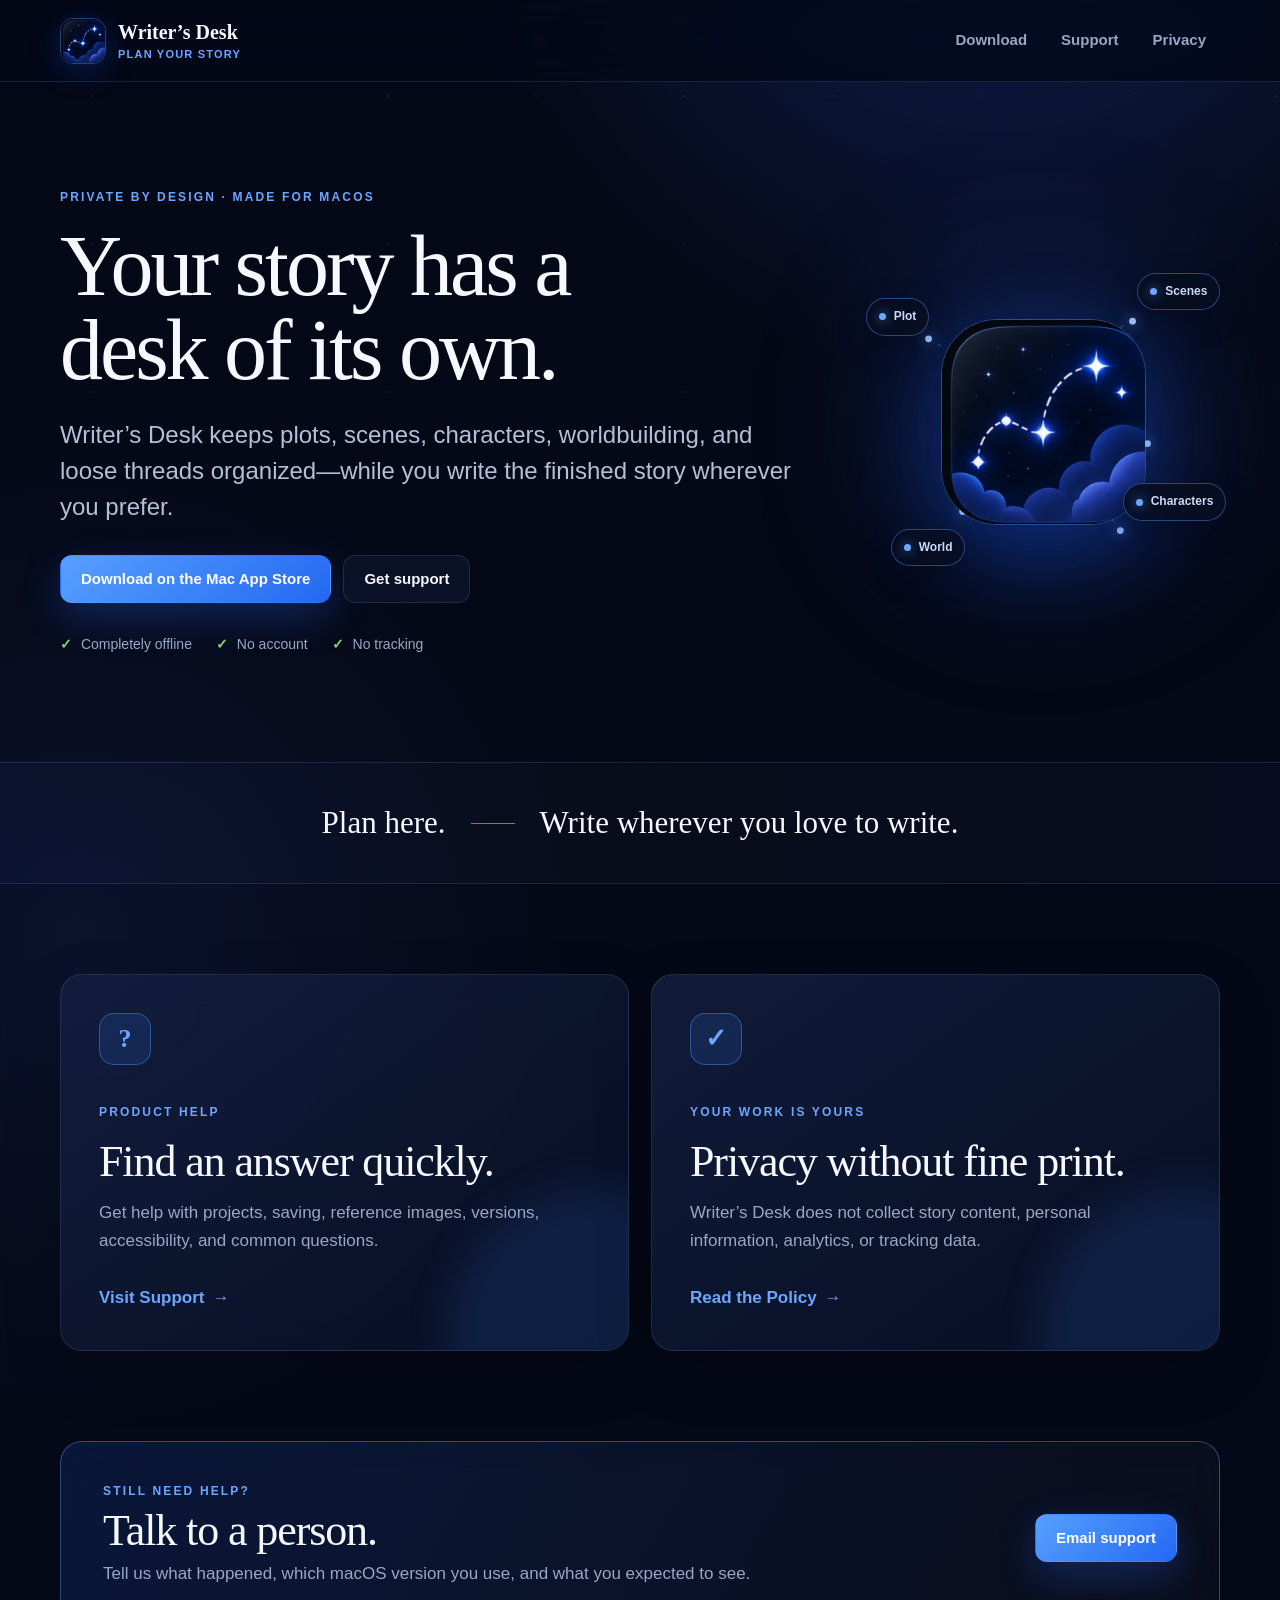
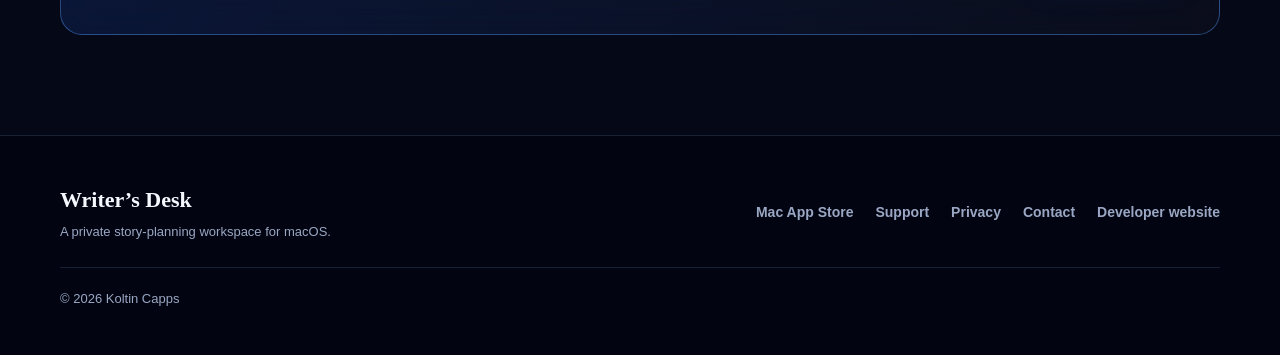
<file: index.html>
<!doctype html>
<html lang="en">
<head>
  <meta charset="utf-8">
  <meta name="viewport" content="width=device-width, initial-scale=1">
  <meta name="description" content="Official support and privacy information for Writer’s Desk, the private offline story-planning app for macOS.">
  <meta name="theme-color" content="#050816">
  <meta property="og:type" content="website">
  <meta property="og:site_name" content="Writer’s Desk">
  <meta property="og:title" content="Writer’s Desk — Support &amp; Privacy">
  <meta property="og:description" content="Help, product information, and privacy details for Writer’s Desk on macOS.">
  <meta property="og:url" content="https://kolt6465.github.io/writers-desk-support/">
  <meta property="og:image" content="https://kolt6465.github.io/writers-desk-support/assets/app-icon-constellation-2026.png">
  <link rel="canonical" href="https://kolt6465.github.io/writers-desk-support/">
  <link rel="icon" type="image/png" sizes="512x512" href="assets/app-icon-constellation-2026.png">
  <link rel="shortcut icon" type="image/png" href="assets/app-icon-constellation-2026.png">
  <link rel="apple-touch-icon" href="assets/app-icon-constellation-2026.png">
  <link rel="stylesheet" href="constellation-2026.css">
  <title>Writer’s Desk — Support &amp; Privacy</title>
</head>
<body>
  <a class="skip-link" href="#main">Skip to content</a>

  <header class="site-header">
    <a class="brand" href="index.html" aria-label="Writer’s Desk home">
      <img src="assets/app-icon-constellation-2026.png" width="48" height="48" alt="">
      <span>
        <strong>Writer’s Desk</strong>
        <small>Plan Your Story</small>
      </span>
    </a>
    <nav aria-label="Primary navigation">
      <a href="https://apps.apple.com/us/app/writers-desk-plan-your-story/id6796812111?mt=12">Download</a>
      <a href="support.html">Support</a>
      <a href="privacy.html">Privacy</a>
    </nav>
  </header>

  <main id="main">
    <section class="hero page-shell">
      <div class="hero-copy">
        <p class="eyebrow">Private by design · Made for macOS</p>
        <h1>Your story has a desk of its own.</h1>
        <p class="lede">Writer’s Desk keeps plots, scenes, characters, worldbuilding, and loose threads organized—while you write the finished story wherever you prefer.</p>
        <div class="hero-actions">
          <a class="button button-primary" href="https://apps.apple.com/us/app/writers-desk-plan-your-story/id6796812111?mt=12">Download on the Mac App Store</a>
          <a class="button button-secondary" href="support.html">Get support</a>
        </div>
        <ul class="trust-list" aria-label="Product commitments">
          <li><span aria-hidden="true">✓</span> Completely offline</li>
          <li><span aria-hidden="true">✓</span> No account</li>
          <li><span aria-hidden="true">✓</span> No tracking</li>
        </ul>
      </div>
      <div class="constellation-stage" aria-hidden="true">
        <div class="constellation-glow"></div>
        <svg class="constellation-lines" viewBox="0 0 520 520" role="presentation">
          <path d="M92 138 L206 205 L392 112 M206 205 L260 260 L414 292 M260 260 L142 392 M260 260 L374 420" />
          <circle cx="92" cy="138" r="5" />
          <circle cx="392" cy="112" r="5" />
          <circle cx="414" cy="292" r="5" />
          <circle cx="142" cy="392" r="5" />
          <circle cx="374" cy="420" r="5" />
        </svg>
        <div class="story-node node-plot"><span></span>Plot</div>
        <div class="story-node node-scenes"><span></span>Scenes</div>
        <div class="story-node node-characters"><span></span>Characters</div>
        <div class="story-node node-world"><span></span>World</div>
        <img class="constellation-icon" src="assets/app-icon-constellation-2026.png" width="320" height="320" alt="">
      </div>
    </section>

    <section class="principle">
      <div class="page-shell principle-inner">
        <p>Plan here.</p>
        <span aria-hidden="true"></span>
        <p>Write wherever you love to write.</p>
      </div>
    </section>

    <section class="page-shell card-grid" aria-label="Help and privacy">
      <article class="feature-card">
        <div class="feature-icon" aria-hidden="true">?</div>
        <p class="eyebrow">Product help</p>
        <h2>Find an answer quickly.</h2>
        <p>Get help with projects, saving, reference images, versions, accessibility, and common questions.</p>
        <a class="text-link" href="support.html">Visit Support <span aria-hidden="true">→</span></a>
      </article>

      <article class="feature-card">
        <div class="feature-icon" aria-hidden="true">✓</div>
        <p class="eyebrow">Your work is yours</p>
        <h2>Privacy without fine print.</h2>
        <p>Writer’s Desk does not collect story content, personal information, analytics, or tracking data.</p>
        <a class="text-link" href="privacy.html">Read the Policy <span aria-hidden="true">→</span></a>
      </article>
    </section>

    <section class="page-shell contact-band">
      <div>
        <p class="eyebrow">Still need help?</p>
        <h2>Talk to a person.</h2>
        <p>Tell us what happened, which macOS version you use, and what you expected to see.</p>
      </div>
      <a class="button button-primary" href="mailto:koltin@heapsea.com?subject=Writer%E2%80%99s%20Desk%20Support">Email support</a>
    </section>
  </main>

  <footer class="site-footer">
    <div class="footer-inner">
      <div>
        <p class="footer-brand">Writer’s Desk</p>
        <p>A private story-planning workspace for macOS.</p>
      </div>
      <div class="footer-links">
        <a href="https://apps.apple.com/us/app/writers-desk-plan-your-story/id6796812111?mt=12">Mac App Store</a>
        <a href="support.html">Support</a>
        <a href="privacy.html">Privacy</a>
        <a href="mailto:koltin@heapsea.com">Contact</a>
        <a href="https://heapsea.com">Developer website</a>
      </div>
      <p class="copyright">© <span data-current-year>2026</span> Koltin Capps</p>
    </div>
  </footer>
  <script src="script.js"></script>
</body>
</html>
</file>
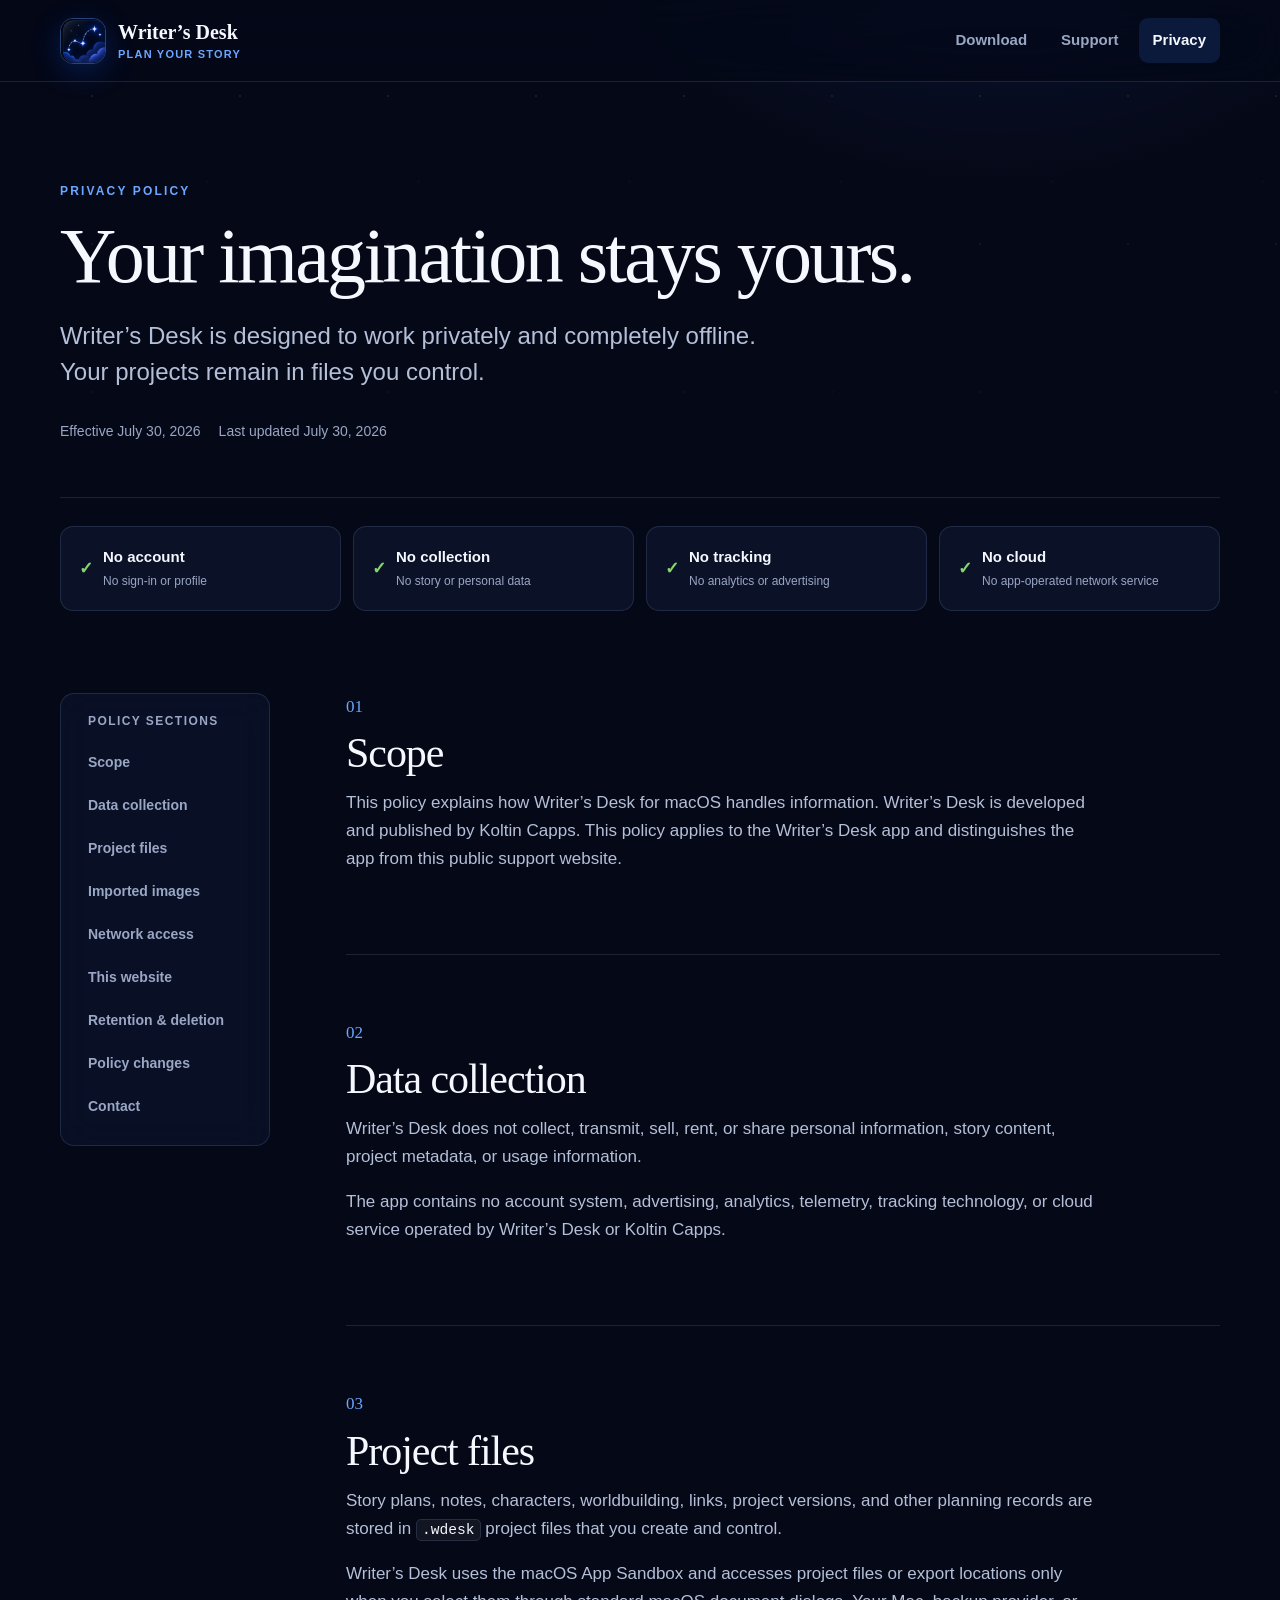
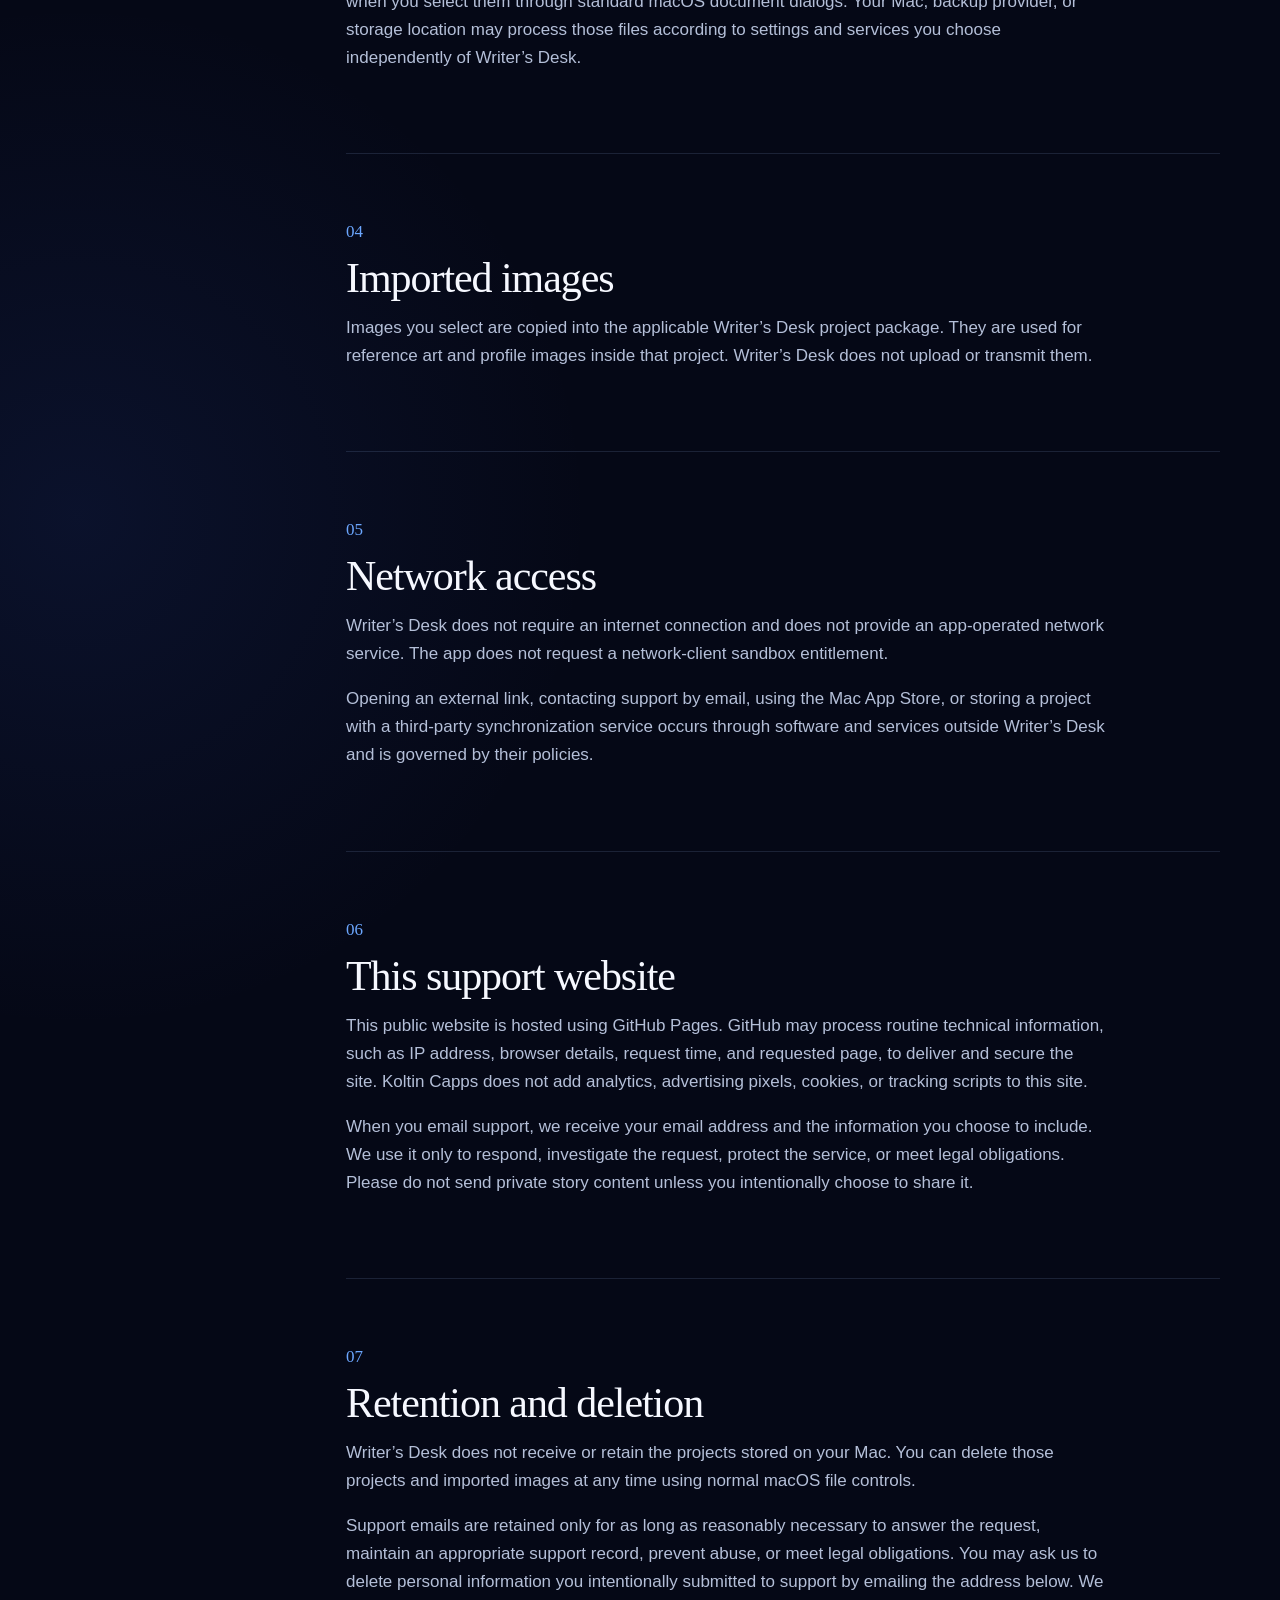
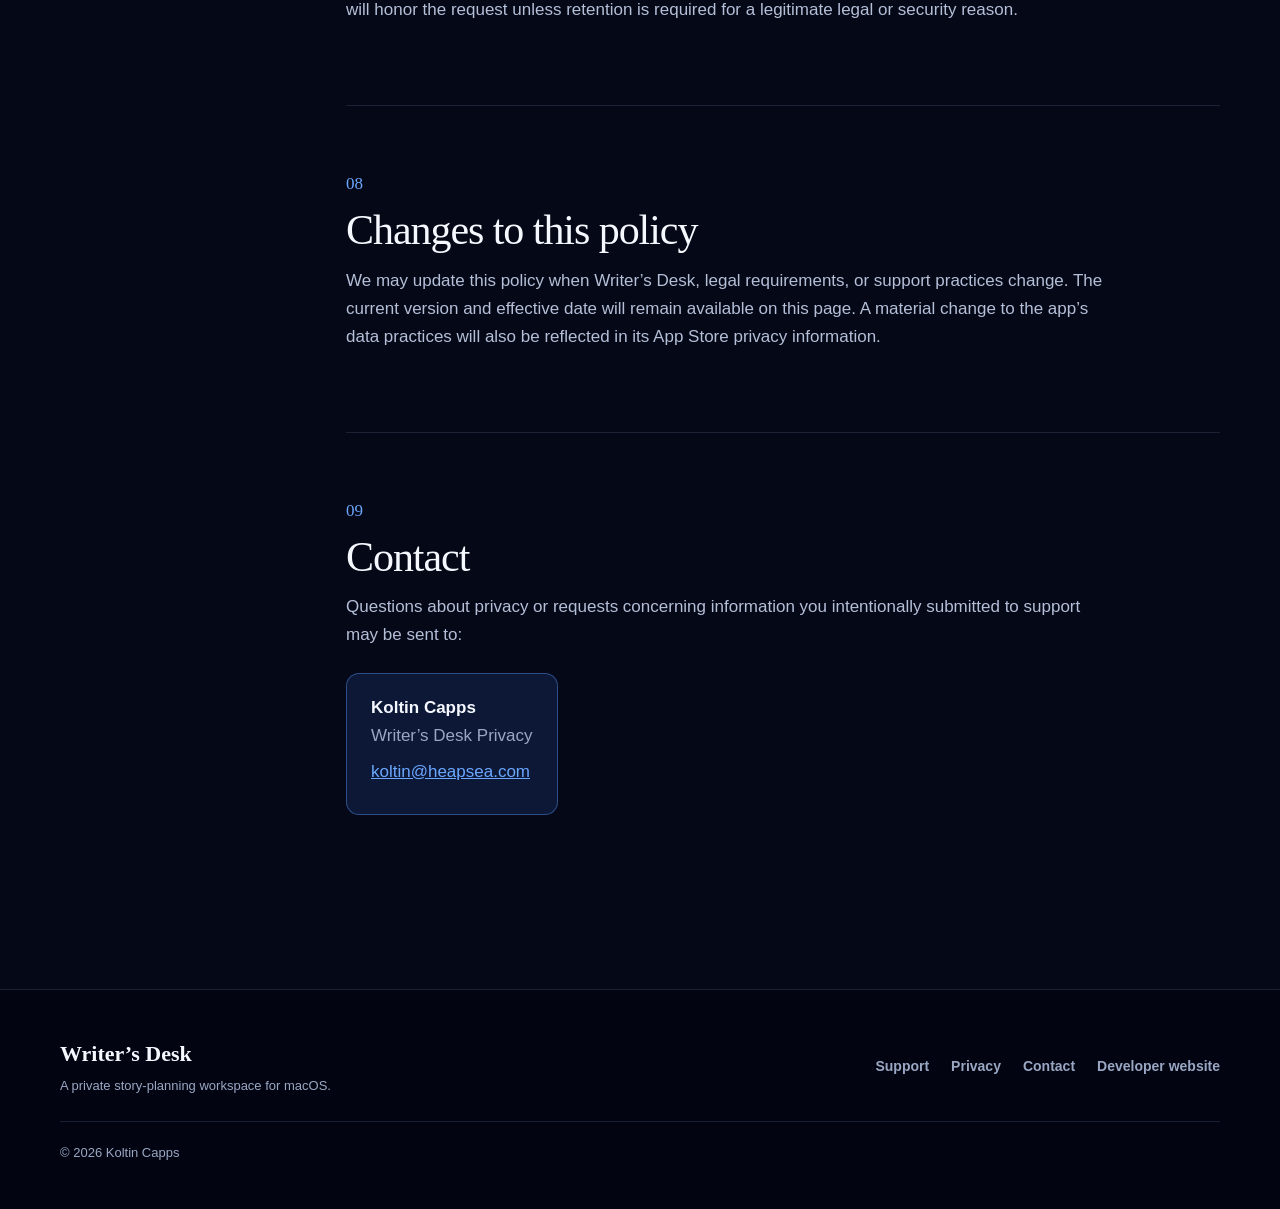
<file: privacy.html>
<!doctype html>
<html lang="en">
<head>
  <meta charset="utf-8">
  <meta name="viewport" content="width=device-width, initial-scale=1">
  <meta name="description" content="Privacy policy for Writer’s Desk, the private offline story-planning app for macOS.">
  <meta name="theme-color" content="#050816">
  <meta property="og:type" content="website">
  <meta property="og:site_name" content="Writer’s Desk">
  <meta property="og:title" content="Writer’s Desk Privacy Policy">
  <meta property="og:description" content="Writer’s Desk does not collect, transmit, sell, or share personal information or story content.">
  <meta property="og:url" content="https://kolt6465.github.io/writers-desk-support/privacy.html">
  <meta property="og:image" content="https://kolt6465.github.io/writers-desk-support/assets/app-icon-constellation-2026.png">
  <link rel="canonical" href="https://kolt6465.github.io/writers-desk-support/privacy.html">
  <link rel="icon" type="image/png" sizes="512x512" href="assets/app-icon-constellation-2026.png">
  <link rel="shortcut icon" type="image/png" href="assets/app-icon-constellation-2026.png">
  <link rel="apple-touch-icon" href="assets/app-icon-constellation-2026.png">
  <link rel="stylesheet" href="constellation-2026.css">
  <title>Privacy Policy — Writer’s Desk</title>
</head>
<body>
  <a class="skip-link" href="#main">Skip to content</a>

  <header class="site-header">
    <a class="brand" href="index.html" aria-label="Writer’s Desk home">
      <img src="assets/app-icon-constellation-2026.png" width="48" height="48" alt="">
      <span>
        <strong>Writer’s Desk</strong>
        <small>Plan Your Story</small>
      </span>
    </a>
    <nav aria-label="Primary navigation">
      <a href="https://apps.apple.com/us/app/writers-desk-plan-your-story/id6796812111?mt=12">Download</a>
      <a href="support.html">Support</a>
      <a class="is-active" aria-current="page" href="privacy.html">Privacy</a>
    </nav>
  </header>

  <main id="main">
    <header class="page-hero page-shell privacy-hero">
      <p class="eyebrow">Privacy Policy</p>
      <h1>Your imagination stays yours.</h1>
      <p class="lede">Writer’s Desk is designed to work privately and completely offline. Your projects remain in files you control.</p>
      <div class="policy-meta">
        <span>Effective July 30, 2026</span>
        <span>Last updated July 30, 2026</span>
      </div>
    </header>

    <section class="page-shell privacy-summary" aria-label="Privacy summary">
      <article><span aria-hidden="true">✓</span><strong>No account</strong><small>No sign-in or profile</small></article>
      <article><span aria-hidden="true">✓</span><strong>No collection</strong><small>No story or personal data</small></article>
      <article><span aria-hidden="true">✓</span><strong>No tracking</strong><small>No analytics or advertising</small></article>
      <article><span aria-hidden="true">✓</span><strong>No cloud</strong><small>No app-operated network service</small></article>
    </section>

    <div class="page-shell legal-layout">
      <aside class="section-nav" aria-label="Policy sections">
        <p>Policy sections</p>
        <a href="#scope">Scope</a>
        <a href="#collection">Data collection</a>
        <a href="#projects">Project files</a>
        <a href="#images">Imported images</a>
        <a href="#network">Network access</a>
        <a href="#website">This website</a>
        <a href="#retention">Retention &amp; deletion</a>
        <a href="#changes">Policy changes</a>
        <a href="#contact">Contact</a>
      </aside>

      <article class="legal-content">
        <section id="scope">
          <p class="section-number">01</p>
          <h2>Scope</h2>
          <p>This policy explains how Writer’s Desk for macOS handles information. Writer’s Desk is developed and published by Koltin Capps. This policy applies to the Writer’s Desk app and distinguishes the app from this public support website.</p>
        </section>

        <section id="collection">
          <p class="section-number">02</p>
          <h2>Data collection</h2>
          <p>Writer’s Desk does not collect, transmit, sell, rent, or share personal information, story content, project metadata, or usage information.</p>
          <p>The app contains no account system, advertising, analytics, telemetry, tracking technology, or cloud service operated by Writer’s Desk or Koltin Capps.</p>
        </section>

        <section id="projects">
          <p class="section-number">03</p>
          <h2>Project files</h2>
          <p>Story plans, notes, characters, worldbuilding, links, project versions, and other planning records are stored in <code>.wdesk</code> project files that you create and control.</p>
          <p>Writer’s Desk uses the macOS App Sandbox and accesses project files or export locations only when you select them through standard macOS document dialogs. Your Mac, backup provider, or storage location may process those files according to settings and services you choose independently of Writer’s Desk.</p>
        </section>

        <section id="images">
          <p class="section-number">04</p>
          <h2>Imported images</h2>
          <p>Images you select are copied into the applicable Writer’s Desk project package. They are used for reference art and profile images inside that project. Writer’s Desk does not upload or transmit them.</p>
        </section>

        <section id="network">
          <p class="section-number">05</p>
          <h2>Network access</h2>
          <p>Writer’s Desk does not require an internet connection and does not provide an app-operated network service. The app does not request a network-client sandbox entitlement.</p>
          <p>Opening an external link, contacting support by email, using the Mac App Store, or storing a project with a third-party synchronization service occurs through software and services outside Writer’s Desk and is governed by their policies.</p>
        </section>

        <section id="website">
          <p class="section-number">06</p>
          <h2>This support website</h2>
          <p>This public website is hosted using GitHub Pages. GitHub may process routine technical information, such as IP address, browser details, request time, and requested page, to deliver and secure the site. Koltin Capps does not add analytics, advertising pixels, cookies, or tracking scripts to this site.</p>
          <p>When you email support, we receive your email address and the information you choose to include. We use it only to respond, investigate the request, protect the service, or meet legal obligations. Please do not send private story content unless you intentionally choose to share it.</p>
        </section>

        <section id="retention">
          <p class="section-number">07</p>
          <h2>Retention and deletion</h2>
          <p>Writer’s Desk does not receive or retain the projects stored on your Mac. You can delete those projects and imported images at any time using normal macOS file controls.</p>
          <p>Support emails are retained only for as long as reasonably necessary to answer the request, maintain an appropriate support record, prevent abuse, or meet legal obligations. You may ask us to delete personal information you intentionally submitted to support by emailing the address below. We will honor the request unless retention is required for a legitimate legal or security reason.</p>
        </section>

        <section id="changes">
          <p class="section-number">08</p>
          <h2>Changes to this policy</h2>
          <p>We may update this policy when Writer’s Desk, legal requirements, or support practices change. The current version and effective date will remain available on this page. A material change to the app’s data practices will also be reflected in its App Store privacy information.</p>
        </section>

        <section id="contact">
          <p class="section-number">09</p>
          <h2>Contact</h2>
          <p>Questions about privacy or requests concerning information you intentionally submitted to support may be sent to:</p>
          <address>
            <strong>Koltin Capps</strong><br>
            Writer’s Desk Privacy<br>
            <a href="mailto:koltin@heapsea.com?subject=Writer%E2%80%99s%20Desk%20Privacy">koltin@heapsea.com</a>
          </address>
        </section>
      </article>
    </div>
  </main>

  <footer class="site-footer">
    <div class="footer-inner">
      <div>
        <p class="footer-brand">Writer’s Desk</p>
        <p>A private story-planning workspace for macOS.</p>
      </div>
      <div class="footer-links">
        <a href="support.html">Support</a>
        <a aria-current="page" href="privacy.html">Privacy</a>
        <a href="mailto:koltin@heapsea.com">Contact</a>
        <a href="https://heapsea.com">Developer website</a>
      </div>
      <p class="copyright">© <span data-current-year>2026</span> Koltin Capps</p>
    </div>
  </footer>
  <script src="script.js"></script>
</body>
</html>
</file>
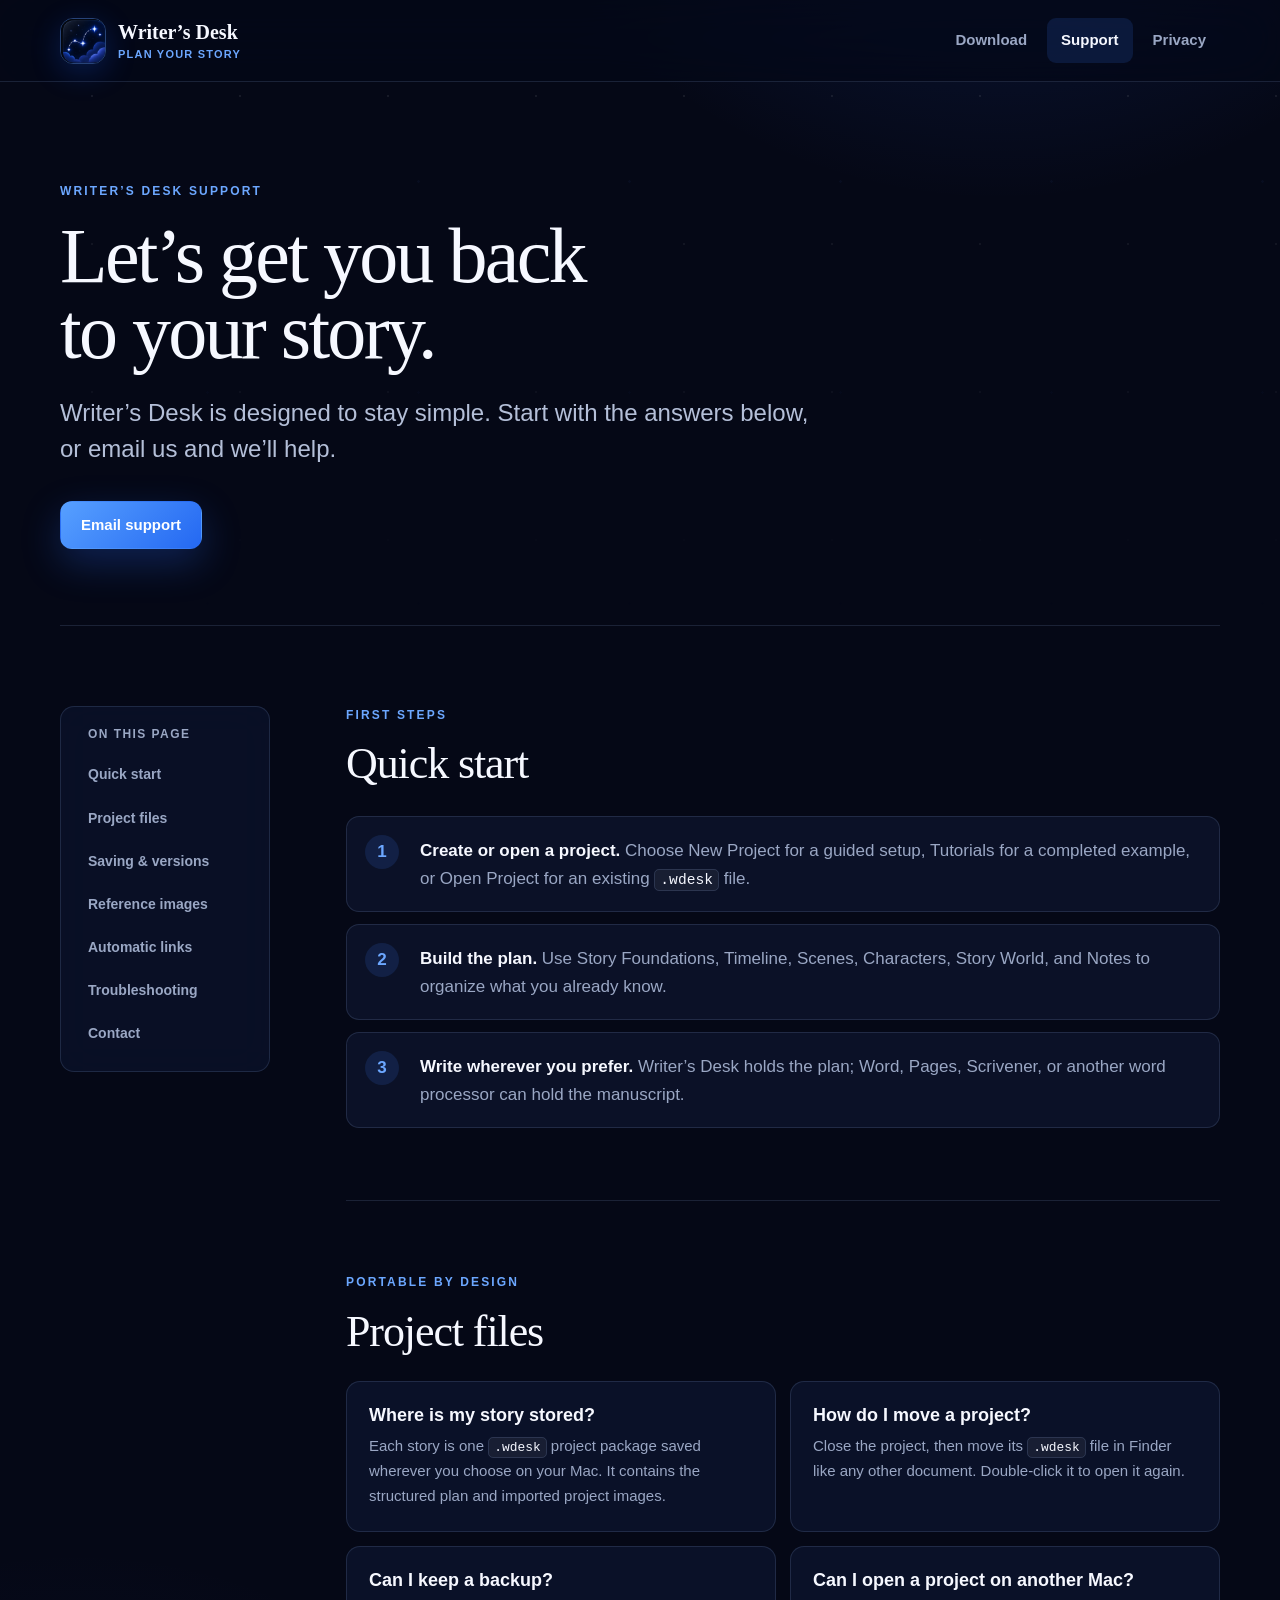
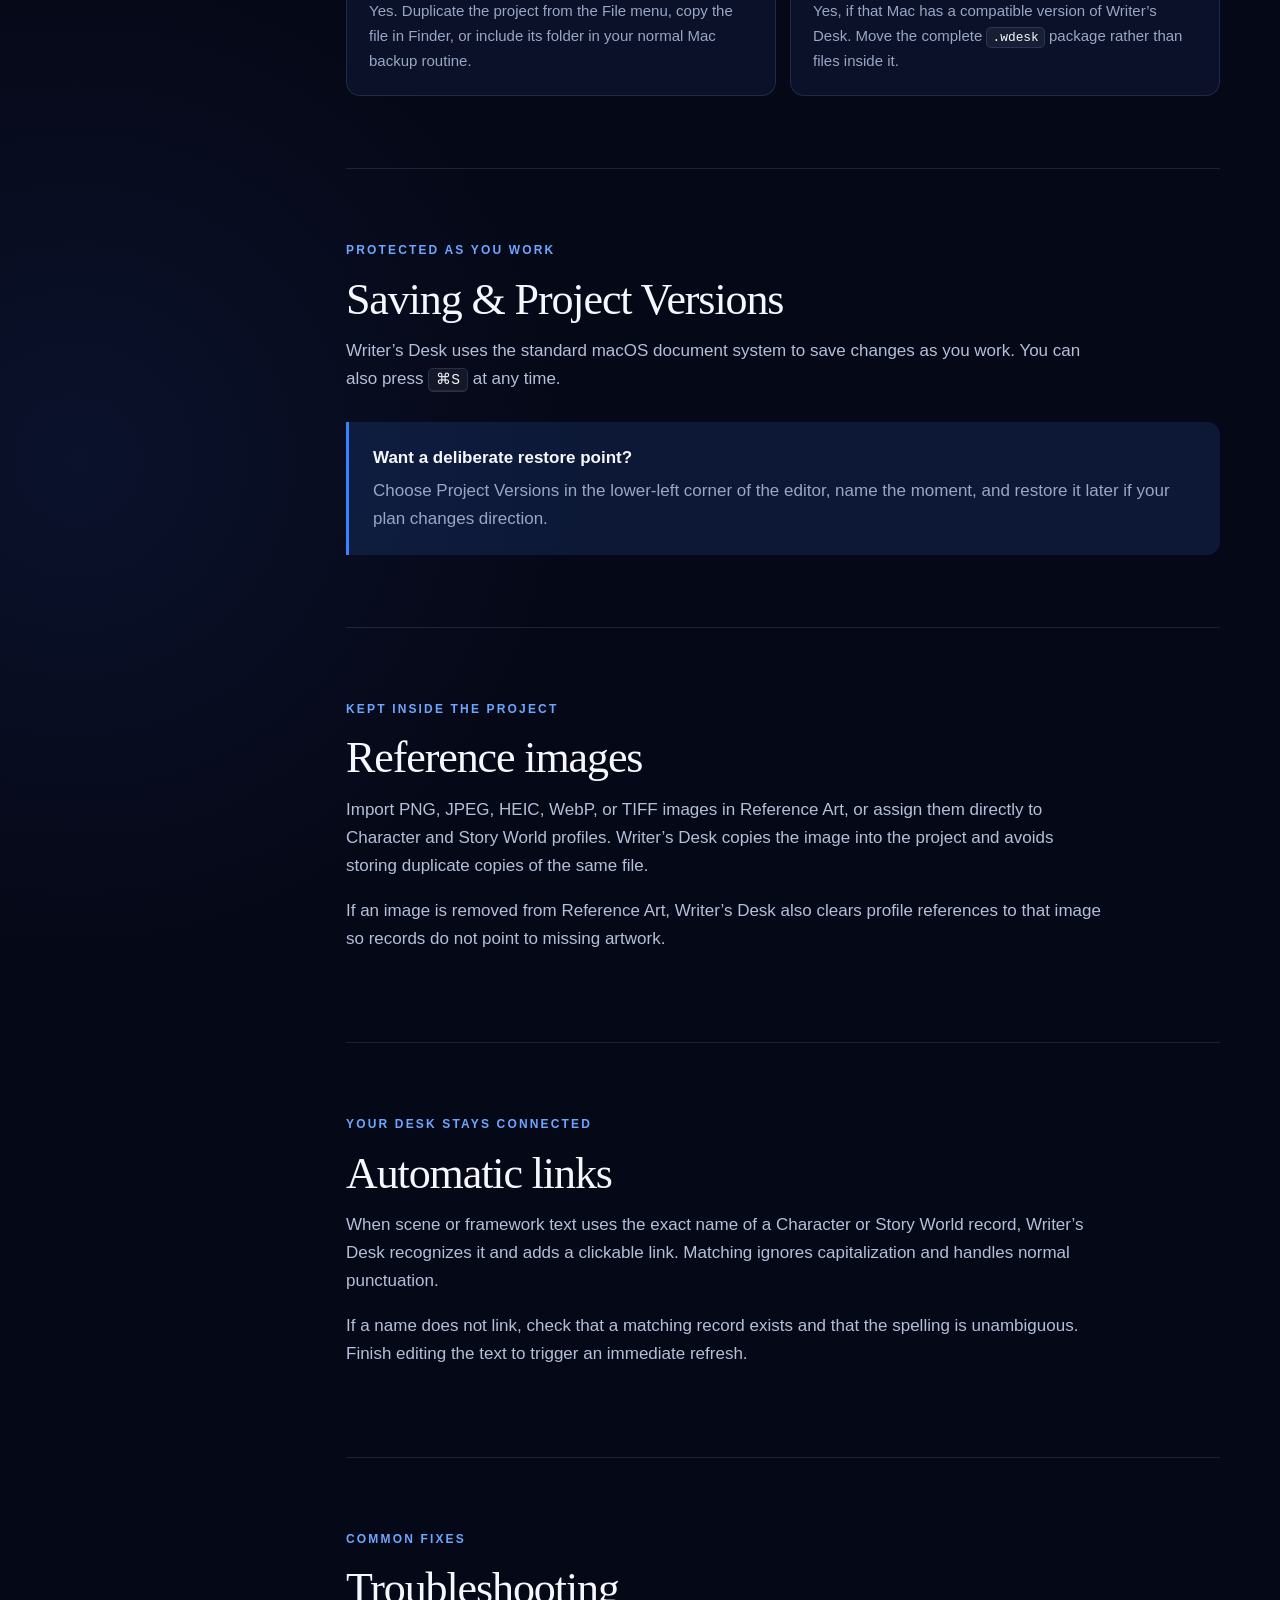
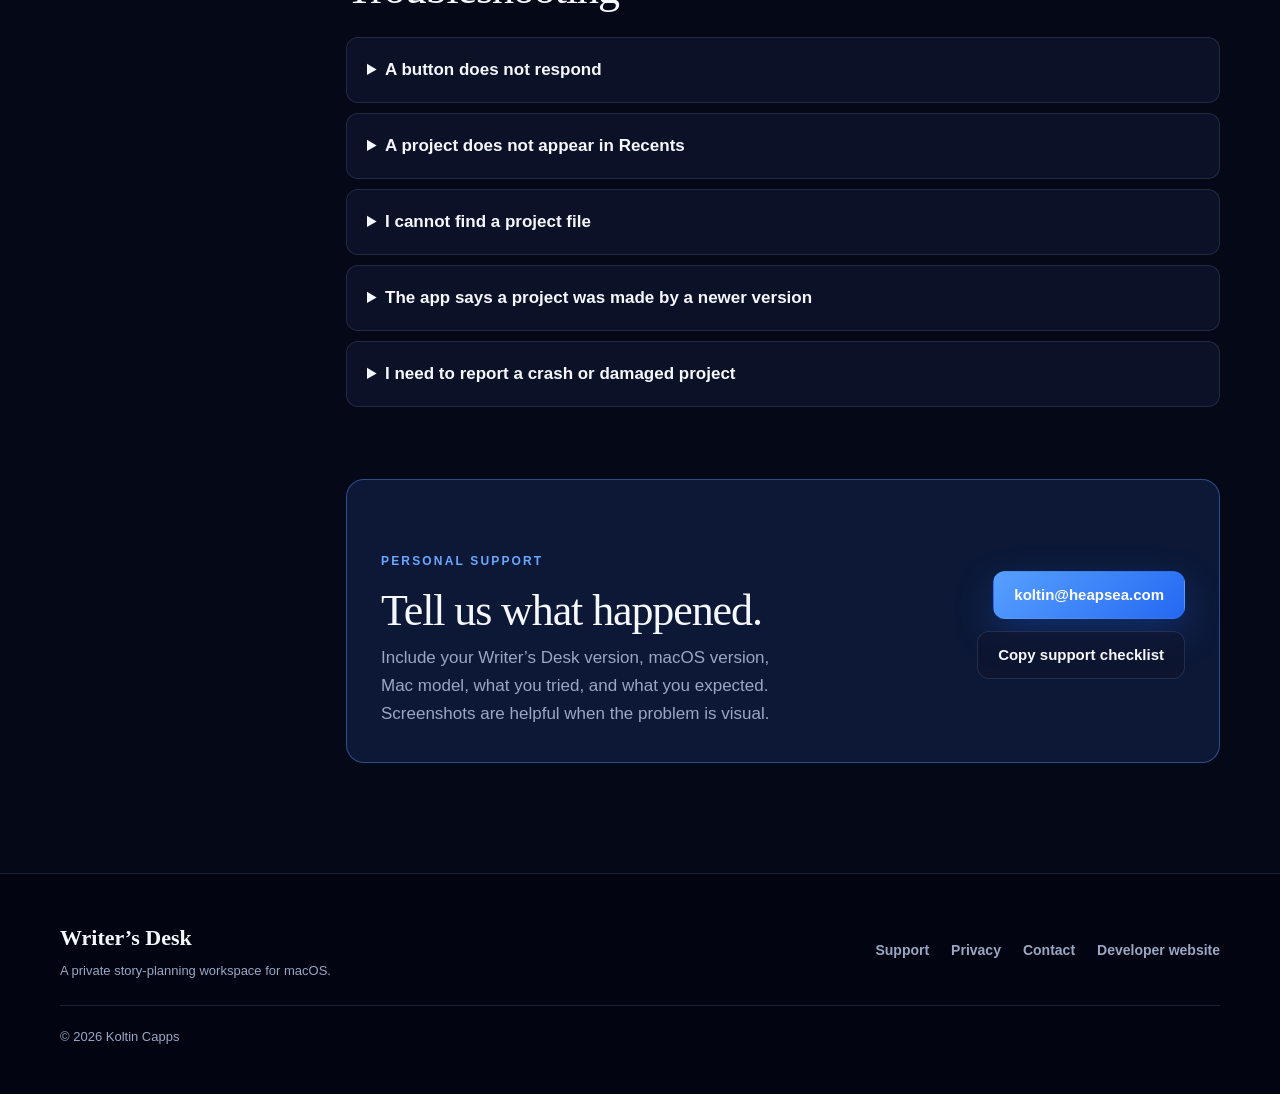
<file: support.html>
<!doctype html>
<html lang="en">
<head>
  <meta charset="utf-8">
  <meta name="viewport" content="width=device-width, initial-scale=1">
  <meta name="description" content="Official support for Writer’s Desk on macOS, including project files, saving, images, versions, and troubleshooting.">
  <meta name="theme-color" content="#050816">
  <meta property="og:type" content="website">
  <meta property="og:site_name" content="Writer’s Desk">
  <meta property="og:title" content="Writer’s Desk Support">
  <meta property="og:description" content="Help with projects, saving, images, versions, and Writer’s Desk on macOS.">
  <meta property="og:url" content="https://kolt6465.github.io/writers-desk-support/support.html">
  <meta property="og:image" content="https://kolt6465.github.io/writers-desk-support/assets/app-icon-constellation-2026.png">
  <link rel="canonical" href="https://kolt6465.github.io/writers-desk-support/support.html">
  <link rel="icon" type="image/png" sizes="512x512" href="assets/app-icon-constellation-2026.png">
  <link rel="shortcut icon" type="image/png" href="assets/app-icon-constellation-2026.png">
  <link rel="apple-touch-icon" href="assets/app-icon-constellation-2026.png">
  <link rel="stylesheet" href="constellation-2026.css">
  <title>Support — Writer’s Desk</title>
</head>
<body>
  <a class="skip-link" href="#main">Skip to content</a>

  <header class="site-header">
    <a class="brand" href="index.html" aria-label="Writer’s Desk home">
      <img src="assets/app-icon-constellation-2026.png" width="48" height="48" alt="">
      <span>
        <strong>Writer’s Desk</strong>
        <small>Plan Your Story</small>
      </span>
    </a>
    <nav aria-label="Primary navigation">
      <a href="https://apps.apple.com/us/app/writers-desk-plan-your-story/id6796812111?mt=12">Download</a>
      <a class="is-active" aria-current="page" href="support.html">Support</a>
      <a href="privacy.html">Privacy</a>
    </nav>
  </header>

  <main id="main">
    <header class="page-hero page-shell">
      <p class="eyebrow">Writer’s Desk Support</p>
      <h1>Let’s get you back to your story.</h1>
      <p class="lede">Writer’s Desk is designed to stay simple. Start with the answers below, or email us and we’ll help.</p>
      <a class="button button-primary" href="mailto:koltin@heapsea.com?subject=Writer%E2%80%99s%20Desk%20Support">Email support</a>
    </header>

    <div class="page-shell support-layout">
      <aside class="section-nav" aria-label="On this page">
        <p>On this page</p>
        <a href="#quick-start">Quick start</a>
        <a href="#projects">Project files</a>
        <a href="#saving">Saving &amp; versions</a>
        <a href="#images">Reference images</a>
        <a href="#links">Automatic links</a>
        <a href="#troubleshooting">Troubleshooting</a>
        <a href="#contact">Contact</a>
      </aside>

      <div class="support-content">
        <section id="quick-start" class="support-section">
          <p class="eyebrow">First steps</p>
          <h2>Quick start</h2>
          <div class="step-list">
            <div><span>1</span><p><strong>Create or open a project.</strong> Choose New Project for a guided setup, Tutorials for a completed example, or Open Project for an existing <code>.wdesk</code> file.</p></div>
            <div><span>2</span><p><strong>Build the plan.</strong> Use Story Foundations, Timeline, Scenes, Characters, Story World, and Notes to organize what you already know.</p></div>
            <div><span>3</span><p><strong>Write wherever you prefer.</strong> Writer’s Desk holds the plan; Word, Pages, Scrivener, or another word processor can hold the manuscript.</p></div>
          </div>
        </section>

        <section id="projects" class="support-section">
          <p class="eyebrow">Portable by design</p>
          <h2>Project files</h2>
          <div class="answer-grid">
            <article>
              <h3>Where is my story stored?</h3>
              <p>Each story is one <code>.wdesk</code> project package saved wherever you choose on your Mac. It contains the structured plan and imported project images.</p>
            </article>
            <article>
              <h3>How do I move a project?</h3>
              <p>Close the project, then move its <code>.wdesk</code> file in Finder like any other document. Double-click it to open it again.</p>
            </article>
            <article>
              <h3>Can I keep a backup?</h3>
              <p>Yes. Duplicate the project from the File menu, copy the file in Finder, or include its folder in your normal Mac backup routine.</p>
            </article>
            <article>
              <h3>Can I open a project on another Mac?</h3>
              <p>Yes, if that Mac has a compatible version of Writer’s Desk. Move the complete <code>.wdesk</code> package rather than files inside it.</p>
            </article>
          </div>
        </section>

        <section id="saving" class="support-section">
          <p class="eyebrow">Protected as you work</p>
          <h2>Saving &amp; Project Versions</h2>
          <p>Writer’s Desk uses the standard macOS document system to save changes as you work. You can also press <kbd>⌘S</kbd> at any time.</p>
          <div class="notice">
            <strong>Want a deliberate restore point?</strong>
            <p>Choose Project Versions in the lower-left corner of the editor, name the moment, and restore it later if your plan changes direction.</p>
          </div>
        </section>

        <section id="images" class="support-section">
          <p class="eyebrow">Kept inside the project</p>
          <h2>Reference images</h2>
          <p>Import PNG, JPEG, HEIC, WebP, or TIFF images in Reference Art, or assign them directly to Character and Story World profiles. Writer’s Desk copies the image into the project and avoids storing duplicate copies of the same file.</p>
          <p>If an image is removed from Reference Art, Writer’s Desk also clears profile references to that image so records do not point to missing artwork.</p>
        </section>

        <section id="links" class="support-section">
          <p class="eyebrow">Your desk stays connected</p>
          <h2>Automatic links</h2>
          <p>When scene or framework text uses the exact name of a Character or Story World record, Writer’s Desk recognizes it and adds a clickable link. Matching ignores capitalization and handles normal punctuation.</p>
          <p>If a name does not link, check that a matching record exists and that the spelling is unambiguous. Finish editing the text to trigger an immediate refresh.</p>
        </section>

        <section id="troubleshooting" class="support-section">
          <p class="eyebrow">Common fixes</p>
          <h2>Troubleshooting</h2>
          <div class="accordion">
            <details>
              <summary>A button does not respond</summary>
              <p>Click once outside the current text field, then try again. If the problem continues, save the project, close its window, and reopen the project from the launcher.</p>
            </details>
            <details>
              <summary>A project does not appear in Recents</summary>
              <p>Choose Open Project and select the <code>.wdesk</code> file directly. Successfully opened projects are added to Recents automatically.</p>
            </details>
            <details>
              <summary>I cannot find a project file</summary>
              <p>In Finder, search for <code>.wdesk</code> or the story title. Writer’s Desk does not upload projects to an account or cloud library.</p>
            </details>
            <details>
              <summary>The app says a project was made by a newer version</summary>
              <p>Update Writer’s Desk through the Mac App Store, then try opening the project again. Avoid changing files inside the project package manually.</p>
            </details>
            <details>
              <summary>I need to report a crash or damaged project</summary>
              <p>Keep a copy of the affected project. Email support with your macOS version, Mac model, Writer’s Desk version, and the last action you took. Do not attach private story material unless you choose to share it.</p>
            </details>
          </div>
        </section>

        <section id="contact" class="support-section contact-panel">
          <div>
            <p class="eyebrow">Personal support</p>
            <h2>Tell us what happened.</h2>
            <p>Include your Writer’s Desk version, macOS version, Mac model, what you tried, and what you expected. Screenshots are helpful when the problem is visual.</p>
          </div>
          <div class="contact-actions">
            <a class="button button-primary" href="mailto:koltin@heapsea.com?subject=Writer%E2%80%99s%20Desk%20Support">koltin@heapsea.com</a>
            <button class="button button-secondary" type="button" data-copy-diagnostics>Copy support checklist</button>
            <p class="copy-status" data-copy-status role="status" aria-live="polite"></p>
          </div>
        </section>
      </div>
    </div>
  </main>

  <footer class="site-footer">
    <div class="footer-inner">
      <div>
        <p class="footer-brand">Writer’s Desk</p>
        <p>A private story-planning workspace for macOS.</p>
      </div>
      <div class="footer-links">
        <a aria-current="page" href="support.html">Support</a>
        <a href="privacy.html">Privacy</a>
        <a href="mailto:koltin@heapsea.com">Contact</a>
        <a href="https://heapsea.com">Developer website</a>
      </div>
      <p class="copyright">© <span data-current-year>2026</span> Koltin Capps</p>
    </div>
  </footer>
  <script src="script.js"></script>
</body>
</html>
</file>
<file: constellation-2026.css>
:root {
  color-scheme: dark;
  --canvas: #050816;
  --canvas-soft: #080d20;
  --panel: rgba(14, 22, 46, 0.72);
  --panel-raised: rgba(20, 31, 63, 0.78);
  --ink: #f6f8ff;
  --muted: #9aa7c4;
  --blue: #3b82ff;
  --blue-bright: #6ca7ff;
  --blue-soft: rgba(59, 130, 255, 0.14);
  --line: rgba(166, 195, 255, 0.14);
  --line-blue: rgba(88, 153, 255, 0.42);
  --success: #86d66d;
  --shadow: 0 26px 90px rgba(0, 7, 28, 0.5);
  --serif: "Iowan Old Style", "Palatino Linotype", Palatino, "Book Antiqua", Georgia, serif;
  --sans: -apple-system, BlinkMacSystemFont, "SF Pro Text", "Helvetica Neue", sans-serif;
}

* {
  box-sizing: border-box;
}

html {
  scroll-behavior: smooth;
  scroll-padding-top: 96px;
}

body {
  position: relative;
  margin: 0;
  min-width: 320px;
  background:
    radial-gradient(circle at 78% -8%, rgba(42, 103, 255, 0.26), transparent 34rem),
    radial-gradient(circle at 6% 48%, rgba(52, 88, 201, 0.12), transparent 32rem),
    var(--canvas);
  color: var(--ink);
  font-family: var(--sans);
  font-size: 17px;
  line-height: 1.65;
  -webkit-font-smoothing: antialiased;
}

body::before {
  position: fixed;
  z-index: -1;
  inset: 0;
  pointer-events: none;
  background-image:
    radial-gradient(circle, rgba(255, 255, 255, 0.68) 0 1px, transparent 1.6px),
    radial-gradient(circle, rgba(96, 156, 255, 0.46) 0 1px, transparent 1.6px);
  background-position: 18px 22px, 102px 76px;
  background-size: 148px 148px, 211px 211px;
  content: "";
  opacity: 0.13;
  mask-image: linear-gradient(to bottom, black, transparent 72%);
}

a {
  color: inherit;
}

img {
  display: block;
  height: auto;
  max-width: 100%;
}

button,
a {
  -webkit-tap-highlight-color: transparent;
}

:focus-visible {
  outline: 3px solid var(--blue-bright);
  outline-offset: 4px;
}

.skip-link {
  position: fixed;
  z-index: 100;
  top: 12px;
  left: 12px;
  padding: 10px 15px;
  border-radius: 9px;
  background: var(--ink);
  color: var(--canvas);
  font-weight: 700;
  transform: translateY(-180%);
}

.skip-link:focus {
  transform: translateY(0);
}

.page-shell {
  width: min(1160px, calc(100% - 48px));
  margin-inline: auto;
}

.site-header {
  position: sticky;
  z-index: 50;
  top: 0;
  display: flex;
  align-items: center;
  justify-content: space-between;
  min-height: 82px;
  padding: 12px max(24px, calc((100vw - 1160px) / 2));
  border-bottom: 1px solid var(--line);
  background: rgba(5, 8, 22, 0.78);
  -webkit-backdrop-filter: blur(24px) saturate(140%);
  backdrop-filter: blur(24px) saturate(140%);
}

.brand {
  display: inline-flex;
  align-items: center;
  gap: 12px;
  color: var(--ink);
  text-decoration: none;
}

.brand img {
  width: 46px;
  height: 46px;
  border: 1px solid var(--line-blue);
  border-radius: 13px;
  box-shadow: 0 8px 30px rgba(27, 93, 255, 0.24);
}

.brand span {
  display: grid;
  line-height: 1.12;
}

.brand strong {
  font-family: var(--serif);
  font-size: 20px;
  font-weight: 600;
}

.brand small {
  margin-top: 4px;
  color: var(--blue-bright);
  font-size: 11px;
  font-weight: 800;
  letter-spacing: 0.11em;
  text-transform: uppercase;
}

.site-header nav {
  display: flex;
  align-items: center;
  gap: 6px;
}

.site-header nav a {
  padding: 10px 14px;
  border-radius: 9px;
  color: var(--muted);
  font-size: 15px;
  font-weight: 650;
  text-decoration: none;
}

.site-header nav a:hover,
.site-header nav a.is-active {
  background: var(--blue-soft);
  color: var(--ink);
}

.hero {
  display: grid;
  grid-template-columns: minmax(0, 1.35fr) minmax(280px, 0.65fr);
  align-items: center;
  gap: 72px;
  min-height: 680px;
  padding-block: 96px;
}

.eyebrow {
  margin: 0 0 16px;
  color: var(--blue-bright);
  font-size: 12px;
  font-weight: 850;
  letter-spacing: 0.18em;
  text-transform: uppercase;
}

h1,
h2,
h3,
p {
  margin-top: 0;
}

h1,
h2,
h3 {
  text-wrap: balance;
}

h1 {
  max-width: 880px;
  margin-bottom: 24px;
  font-family: var(--serif);
  font-size: clamp(50px, 7vw, 86px);
  font-weight: 500;
  letter-spacing: -0.035em;
  line-height: 0.98;
}

h2 {
  margin-bottom: 14px;
  font-family: var(--serif);
  font-size: clamp(30px, 4vw, 44px);
  font-weight: 500;
  letter-spacing: -0.025em;
  line-height: 1.05;
}

h3 {
  margin-bottom: 8px;
  font-size: 18px;
  line-height: 1.25;
}

.lede {
  max-width: 750px;
  margin-bottom: 30px;
  color: #b4bfd8;
  font-size: clamp(19px, 2.2vw, 24px);
  line-height: 1.5;
}

.hero-actions,
.contact-actions {
  display: flex;
  flex-wrap: wrap;
  align-items: center;
  gap: 12px;
}

.button {
  display: inline-flex;
  align-items: center;
  justify-content: center;
  min-height: 48px;
  padding: 11px 20px;
  border: 1px solid transparent;
  border-radius: 12px;
  font: inherit;
  font-size: 15px;
  font-weight: 760;
  line-height: 1.2;
  text-decoration: none;
  cursor: pointer;
}

.button-primary {
  background: linear-gradient(135deg, #57a0ff, #2468f2);
  color: white;
  box-shadow: 0 14px 38px rgba(40, 105, 245, 0.28);
}

.button-primary:hover {
  filter: brightness(1.07);
  transform: translateY(-1px);
}

.button-secondary {
  border-color: var(--line);
  background: var(--panel);
  color: var(--ink);
}

.button-secondary:hover {
  border-color: var(--line-blue);
  background: var(--panel-raised);
}

.trust-list {
  display: flex;
  flex-wrap: wrap;
  gap: 12px 24px;
  margin: 30px 0 0;
  padding: 0;
  color: var(--muted);
  font-size: 14px;
  list-style: none;
}

.trust-list span {
  margin-right: 5px;
  color: var(--success);
  font-weight: 900;
}

.constellation-stage {
  position: relative;
  display: grid;
  place-items: center;
  aspect-ratio: 1;
  min-width: 0;
}

.constellation-icon {
  position: relative;
  z-index: 3;
  width: min(58%, 286px);
  aspect-ratio: 1;
  border: 1px solid var(--line-blue);
  border-radius: 27%;
  object-fit: contain;
  box-shadow: 0 28px 85px rgba(11, 66, 196, 0.46);
}

.constellation-glow {
  position: absolute;
  width: 78%;
  aspect-ratio: 1;
  border-radius: 50%;
  background: rgba(48, 113, 255, 0.25);
  filter: blur(78px);
}

.constellation-lines {
  position: absolute;
  inset: 0;
  width: 100%;
  height: 100%;
  overflow: visible;
}

.constellation-lines path {
  fill: none;
  stroke: rgba(107, 166, 255, 0.48);
  stroke-dasharray: 5 11;
  stroke-linecap: round;
  stroke-width: 1.4;
}

.constellation-lines circle {
  fill: #a9ccff;
  filter: drop-shadow(0 0 9px #5c9dff);
}

.story-node {
  position: absolute;
  z-index: 4;
  display: inline-flex;
  align-items: center;
  gap: 8px;
  padding: 8px 12px;
  border: 1px solid var(--line-blue);
  border-radius: 999px;
  background: rgba(8, 14, 32, 0.82);
  color: #cbd9f4;
  font-size: 12px;
  font-weight: 700;
  box-shadow: 0 10px 28px rgba(0, 5, 20, 0.34);
  -webkit-backdrop-filter: blur(16px);
  backdrop-filter: blur(16px);
}

.story-node span {
  width: 7px;
  height: 7px;
  border-radius: 50%;
  background: var(--blue-bright);
  box-shadow: 0 0 12px rgba(90, 157, 255, 0.8);
}

.node-plot { top: 15%; left: 0; }
.node-scenes { top: 8%; right: 0; }
.node-characters { right: -2%; bottom: 22%; }
.node-world { bottom: 9%; left: 7%; }

.principle {
  border-block: 1px solid var(--line);
  background: linear-gradient(90deg, rgba(45, 103, 255, 0.04), rgba(255, 255, 255, 0.018), rgba(45, 103, 255, 0.04));
}

.principle-inner {
  display: flex;
  align-items: center;
  justify-content: center;
  gap: 25px;
  min-height: 120px;
}

.principle p {
  margin: 0;
  font-family: var(--serif);
  font-size: clamp(22px, 3vw, 31px);
}

.principle span {
  width: 44px;
  height: 1px;
  background: var(--blue);
}

.card-grid {
  display: grid;
  grid-template-columns: repeat(2, minmax(0, 1fr));
  gap: 22px;
  padding-block: 90px;
}

.feature-card {
  position: relative;
  min-height: 330px;
  padding: 38px;
  overflow: hidden;
  border: 1px solid var(--line);
  border-radius: 22px;
  background: linear-gradient(145deg, rgba(20, 32, 66, 0.82), rgba(9, 16, 37, 0.8));
  -webkit-backdrop-filter: blur(18px);
  backdrop-filter: blur(18px);
  box-shadow: 0 20px 60px rgba(0, 0, 0, 0.16);
}

.feature-card::after {
  position: absolute;
  right: -120px;
  bottom: -140px;
  width: 300px;
  height: 300px;
  border-radius: 50%;
  background: var(--blue-soft);
  content: "";
  filter: blur(20px);
}

.feature-card > * {
  position: relative;
  z-index: 1;
}

.feature-card h2 {
  max-width: 470px;
}

.feature-card > p:not(.eyebrow) {
  max-width: 520px;
  color: var(--muted);
}

.feature-icon {
  display: grid;
  place-items: center;
  width: 52px;
  height: 52px;
  margin-bottom: 38px;
  border: 1px solid var(--line-blue);
  border-radius: 15px;
  background: var(--blue-soft);
  color: var(--blue-bright);
  font-family: var(--serif);
  font-size: 26px;
  font-weight: 700;
}

.text-link {
  display: inline-flex;
  gap: 8px;
  align-items: center;
  margin-top: 12px;
  color: var(--blue-bright);
  font-weight: 750;
  text-decoration: none;
}

.text-link:hover {
  text-decoration: underline;
  text-underline-offset: 4px;
}

.contact-band {
  display: flex;
  align-items: center;
  justify-content: space-between;
  gap: 32px;
  margin-bottom: 100px;
  padding: 40px 42px;
  border: 1px solid var(--line-blue);
  border-radius: 22px;
  background: linear-gradient(120deg, rgba(40, 105, 245, 0.16), rgba(255, 255, 255, 0.025));
  -webkit-backdrop-filter: blur(18px);
  backdrop-filter: blur(18px);
}

.contact-band h2,
.contact-band p {
  margin-bottom: 6px;
}

.contact-band > div > p:last-child {
  color: var(--muted);
}

.page-hero {
  padding-block: 100px 76px;
  border-bottom: 1px solid var(--line);
}

.page-hero h1 {
  font-size: clamp(48px, 7vw, 78px);
}

.page-hero .button {
  margin-top: 4px;
}

.support-layout,
.legal-layout {
  display: grid;
  grid-template-columns: 210px minmax(0, 1fr);
  gap: 76px;
  padding-block: 80px 110px;
}

.section-nav {
  position: sticky;
  top: 112px;
  align-self: start;
  display: grid;
  gap: 4px;
  padding: 18px;
  border: 1px solid var(--line);
  border-radius: 14px;
  background: rgba(11, 19, 43, 0.78);
  -webkit-backdrop-filter: blur(18px);
  backdrop-filter: blur(18px);
}

.section-nav p {
  margin: 0 0 7px;
  padding: 0 9px;
  color: var(--muted);
  font-size: 12px;
  font-weight: 800;
  letter-spacing: 0.12em;
  text-transform: uppercase;
}

.section-nav a {
  padding: 8px 9px;
  border-radius: 7px;
  color: var(--muted);
  font-size: 14px;
  font-weight: 650;
  text-decoration: none;
}

.section-nav a:hover {
  background: var(--blue-soft);
  color: var(--ink);
}

.support-content,
.legal-content {
  min-width: 0;
}

.support-section {
  padding: 0 0 72px;
}

.support-section + .support-section {
  padding-top: 72px;
  border-top: 1px solid var(--line);
}

.support-section > p:not(.eyebrow),
.legal-content section > p:not(.section-number) {
  max-width: 760px;
  color: #b4bfd8;
}

.step-list {
  display: grid;
  gap: 12px;
  margin-top: 28px;
}

.step-list > div {
  display: grid;
  grid-template-columns: 40px 1fr;
  gap: 15px;
  align-items: start;
  padding: 18px;
  border: 1px solid var(--line);
  border-radius: 13px;
  background: var(--panel);
}

.step-list span {
  display: grid;
  place-items: center;
  width: 34px;
  height: 34px;
  border-radius: 50%;
  background: var(--blue-soft);
  color: var(--blue-bright);
  font-weight: 850;
}

.step-list p {
  margin: 2px 0 0;
  color: var(--muted);
}

.step-list strong {
  color: var(--ink);
}

.answer-grid {
  display: grid;
  grid-template-columns: repeat(2, minmax(0, 1fr));
  gap: 14px;
  margin-top: 26px;
}

.answer-grid article {
  padding: 22px;
  border: 1px solid var(--line);
  border-radius: 14px;
  background: rgba(13, 22, 48, 0.72);
}

.answer-grid p {
  margin-bottom: 0;
  color: var(--muted);
  font-size: 15px;
}

code,
kbd {
  border: 1px solid var(--line);
  border-radius: 5px;
  background: rgba(255, 255, 255, 0.055);
  color: var(--ink);
  font-family: "SFMono-Regular", Consolas, monospace;
  font-size: 0.86em;
}

code {
  padding: 2px 5px;
}

kbd {
  padding: 3px 7px;
  box-shadow: inset 0 -1px rgba(255, 255, 255, 0.08);
}

.notice {
  margin-top: 28px;
  padding: 22px 24px;
  border-left: 3px solid var(--blue);
  border-radius: 0 13px 13px 0;
  background: var(--blue-soft);
}

.notice p {
  margin: 5px 0 0;
  color: var(--muted);
}

.accordion {
  display: grid;
  gap: 10px;
  margin-top: 25px;
}

.accordion details {
  border: 1px solid var(--line);
  border-radius: 12px;
  background: var(--panel);
}

.accordion summary {
  padding: 18px 20px;
  font-weight: 700;
  cursor: pointer;
}

.accordion details[open] summary {
  border-bottom: 1px solid var(--line);
}

.accordion details p {
  margin: 0;
  padding: 18px 20px 20px;
  color: var(--muted);
}

.contact-panel {
  display: grid;
  grid-template-columns: 1.1fr 0.9fr;
  gap: 36px;
  padding: 34px;
  border: 1px solid var(--line-blue) !important;
  border-radius: 18px;
  background: var(--blue-soft);
}

.contact-panel h2 {
  margin-bottom: 10px;
}

.contact-panel p:last-child {
  margin-bottom: 0;
  color: var(--muted);
}

.contact-actions {
  align-content: center;
  justify-content: flex-end;
}

.copy-status {
  flex-basis: 100%;
  min-height: 1.5em;
  margin: 0;
  color: var(--success) !important;
  font-size: 13px;
  text-align: right;
}

.privacy-hero {
  padding-bottom: 54px;
}

.policy-meta {
  display: flex;
  flex-wrap: wrap;
  gap: 10px 18px;
  color: var(--muted);
  font-size: 14px;
}

.privacy-summary {
  display: grid;
  grid-template-columns: repeat(4, minmax(0, 1fr));
  gap: 12px;
  padding-block: 28px;
}

.privacy-summary article {
  display: grid;
  grid-template-columns: auto 1fr;
  gap: 2px 10px;
  align-items: center;
  padding: 18px;
  border: 1px solid var(--line);
  border-radius: 13px;
  background: var(--panel);
}

.privacy-summary span {
  grid-row: 1 / span 2;
  color: var(--success);
  font-weight: 900;
}

.privacy-summary strong {
  font-size: 15px;
}

.privacy-summary small {
  color: var(--muted);
  font-size: 12px;
}

.legal-layout {
  padding-top: 54px;
}

.legal-content section {
  position: relative;
  padding: 0 0 64px;
}

.legal-content section + section {
  padding-top: 64px;
  border-top: 1px solid var(--line);
}

.section-number {
  margin-bottom: 10px;
  color: var(--blue-bright);
  font-family: var(--serif);
  font-size: 17px;
}

.legal-content h2 {
  font-size: clamp(31px, 4vw, 42px);
}

.legal-content address {
  width: fit-content;
  margin-top: 24px;
  padding: 20px 24px;
  border: 1px solid var(--line-blue);
  border-radius: 13px;
  background: var(--blue-soft);
  color: var(--muted);
  font-style: normal;
}

.legal-content address strong {
  color: var(--ink);
}

.legal-content address a {
  display: inline-flex;
  align-items: center;
  min-height: 44px;
  padding-block: 7px;
  color: var(--blue-bright);
}

.site-footer {
  border-top: 1px solid var(--line);
  background: rgba(3, 6, 17, 0.9);
}

.footer-inner {
  display: grid;
  grid-template-columns: 1fr auto;
  gap: 24px 60px;
  width: min(1160px, calc(100% - 48px));
  margin-inline: auto;
  padding-block: 46px;
}

.footer-brand {
  margin-bottom: 3px;
  font-family: var(--serif);
  font-size: 22px;
  font-weight: 600;
}

.footer-inner > div:first-child > p:last-child,
.copyright {
  margin: 0;
  color: var(--muted);
  font-size: 13px;
}

.footer-links {
  display: flex;
  flex-wrap: wrap;
  gap: 10px 22px;
  align-items: center;
}

.footer-links a {
  display: inline-flex;
  align-items: center;
  min-height: 44px;
  color: var(--muted);
  font-size: 14px;
  font-weight: 650;
  text-decoration: none;
}

.footer-links a:hover {
  color: var(--ink);
}

.copyright {
  grid-column: 1 / -1;
  padding-top: 20px;
  border-top: 1px solid var(--line);
}

.not-found {
  display: grid;
  place-items: center;
  align-content: center;
  min-height: 100vh;
  padding: 40px;
  text-align: center;
}

.not-found img {
  margin-bottom: 30px;
  border: 1px solid var(--line-blue);
  border-radius: 26px;
  box-shadow: var(--shadow);
}

.not-found h1 {
  max-width: 720px;
  font-size: clamp(42px, 7vw, 72px);
}

.not-found > p:not(.eyebrow) {
  margin-bottom: 28px;
  color: var(--muted);
}

@media (max-width: 860px) {
  .hero {
    grid-template-columns: 1fr;
    gap: 58px;
    min-height: auto;
    padding-block: 74px;
  }

  .hero-copy {
    max-width: 720px;
  }

  .constellation-stage {
    justify-self: center;
    width: min(72vw, 330px);
  }

  .support-layout,
  .legal-layout {
    grid-template-columns: 1fr;
    gap: 34px;
  }

  .section-nav {
    position: static;
    grid-template-columns: repeat(2, minmax(0, 1fr));
  }

  .section-nav p {
    grid-column: 1 / -1;
  }

  .privacy-summary {
    grid-template-columns: repeat(2, minmax(0, 1fr));
  }
}

@media (max-width: 640px) {
  body {
    font-size: 16px;
  }

  .page-shell,
  .footer-inner {
    width: min(100% - 30px, 1160px);
  }

  .site-header {
    min-height: 72px;
    padding-inline: 15px;
  }

  .brand img {
    width: 41px;
    height: 41px;
  }

  .brand span {
    display: none;
  }

  .site-header nav a {
    padding: 9px 9px;
    font-size: 13px;
  }

  .hero {
    padding-block: 58px 72px;
  }

  h1 {
    font-size: clamp(45px, 14vw, 64px);
  }

  .hero-actions,
  .contact-actions {
    align-items: stretch;
    flex-direction: column;
  }

  .hero-actions .button,
  .contact-actions .button {
    width: 100%;
  }

  .principle-inner {
    align-items: flex-start;
    flex-direction: column;
    gap: 5px;
    padding-block: 26px;
  }

  .principle span {
    display: none;
  }

  .card-grid,
  .answer-grid,
  .privacy-summary {
    grid-template-columns: 1fr;
  }

  .feature-card {
    min-height: 300px;
    padding: 28px;
  }

  .contact-band,
  .contact-panel {
    grid-template-columns: 1fr;
    align-items: stretch;
    flex-direction: column;
    padding: 27px;
  }

  .page-hero {
    padding-block: 68px 52px;
  }

  .support-layout,
  .legal-layout {
    padding-block: 46px 72px;
  }

  .section-nav {
    display: none;
  }

  .copy-status {
    text-align: left;
  }

  .footer-inner {
    grid-template-columns: 1fr;
  }

  .footer-links {
    gap: 8px 18px;
  }

  .copyright {
    grid-column: auto;
  }
}

@media (prefers-reduced-motion: no-preference) {
  .button,
  .site-header nav a,
  .section-nav a {
    transition: background-color 160ms ease, border-color 160ms ease, color 160ms ease, filter 160ms ease, transform 160ms ease;
  }
}

@media print {
  :root {
    color-scheme: light;
  }

  body {
    background: white;
    color: #151515;
  }

  .site-header,
  .section-nav,
  .site-footer,
  .button,
  .privacy-summary {
    display: none !important;
  }

  .legal-layout {
    display: block;
    padding: 0;
  }

  .legal-content section {
    break-inside: avoid;
  }

  .legal-content section > p:not(.section-number) {
    color: #333;
  }
}
</file>
